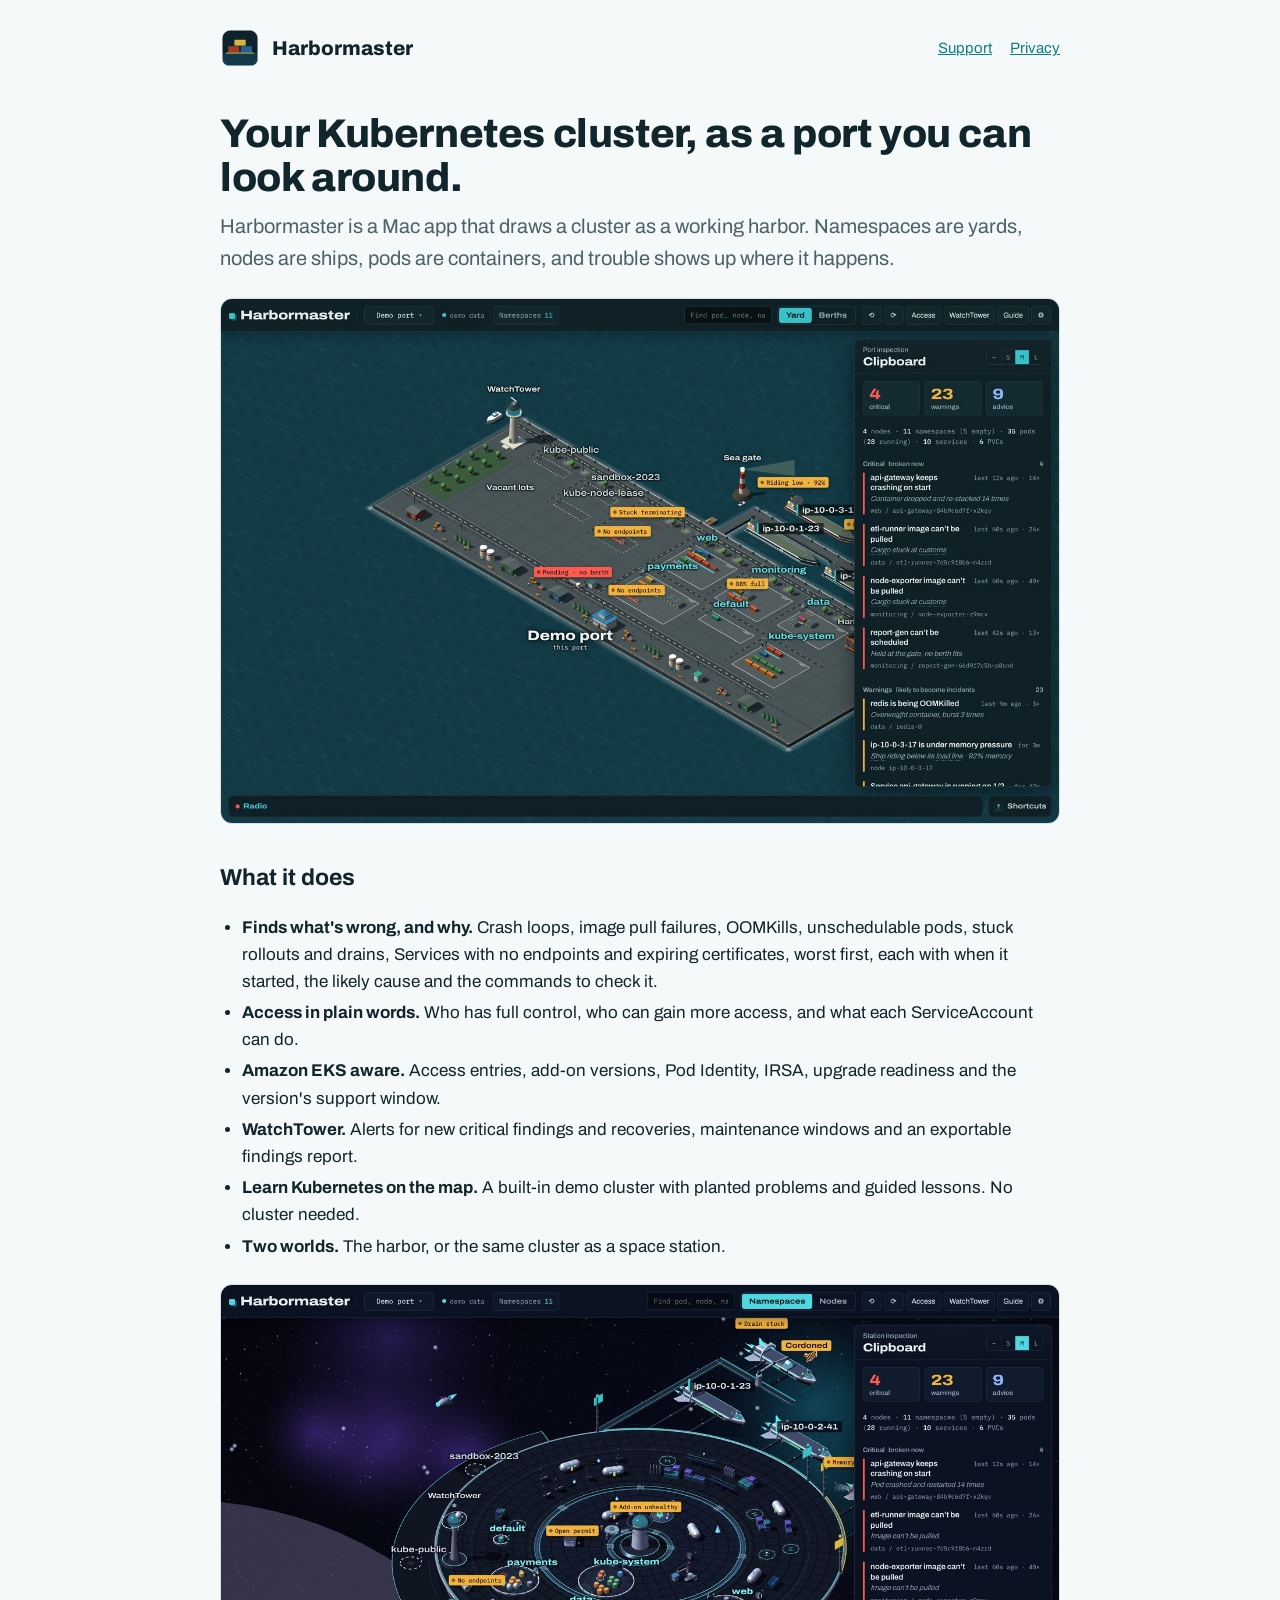
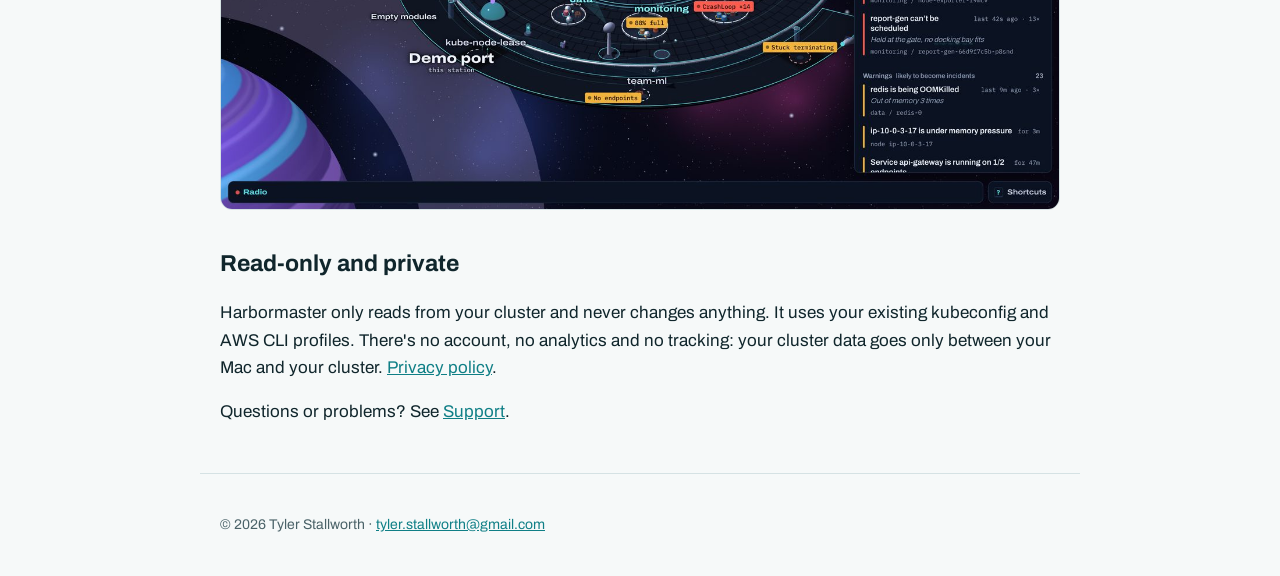
<file: index.html>
<!doctype html><html lang="en"><head><meta charset="utf-8"><meta name="viewport" content="width=device-width,initial-scale=1"><title>Harbormaster — Kubernetes, as a shipping port</title><link rel="icon" href="./assets/icon.png"><link rel="stylesheet" href="./assets/site.css"></head><body><header><img src="./assets/icon.png" alt=""><a class="brand" href="./">Harbormaster</a><nav><a href="./support/">Support</a><a href="./privacy/">Privacy</a></nav></header><main>
<h1>Your Kubernetes cluster, as a port you can look around.</h1>
<p class="lead">Harbormaster is a Mac app that draws a cluster as a working harbor. Namespaces are yards, nodes are ships, pods are containers, and trouble shows up where it happens.</p>
<img class="shot" src="assets/01-overview.jpg" alt="Harbormaster showing a demo cluster as a harbor, with the clipboard of findings on the right">
<h2>What it does</h2>
<ul>
<li><b>Finds what's wrong, and why.</b> Crash loops, image pull failures, OOMKills, unschedulable pods, stuck rollouts and drains, Services with no endpoints and expiring certificates, worst first, each with when it started, the likely cause and the commands to check it.</li>
<li><b>Access in plain words.</b> Who has full control, who can gain more access, and what each ServiceAccount can do.</li>
<li><b>Amazon EKS aware.</b> Access entries, add-on versions, Pod Identity, IRSA, upgrade readiness and the version's support window.</li>
<li><b>WatchTower.</b> Alerts for new critical findings and recoveries, maintenance windows and an exportable findings report.</li>
<li><b>Learn Kubernetes on the map.</b> A built-in demo cluster with planted problems and guided lessons. No cluster needed.</li>
<li><b>Two worlds.</b> The harbor, or the same cluster as a space station.</li>
</ul>
<img class="shot" src="assets/04-space.jpg" alt="The same demo cluster drawn as a round space station">
<h2>Read-only and private</h2>
<p>Harbormaster only reads from your cluster and never changes anything. It uses your existing kubeconfig and AWS CLI profiles. There's no account, no analytics and no tracking: your cluster data goes only between your Mac and your cluster. <a href="privacy/">Privacy policy</a>.</p>
<p>Questions or problems? See <a href="support/">Support</a>.</p>
</main><footer>© 2026 Tyler Stallworth · <a href="mailto:tyler.stallworth@gmail.com">tyler.stallworth@gmail.com</a></footer></body></html>
</file>
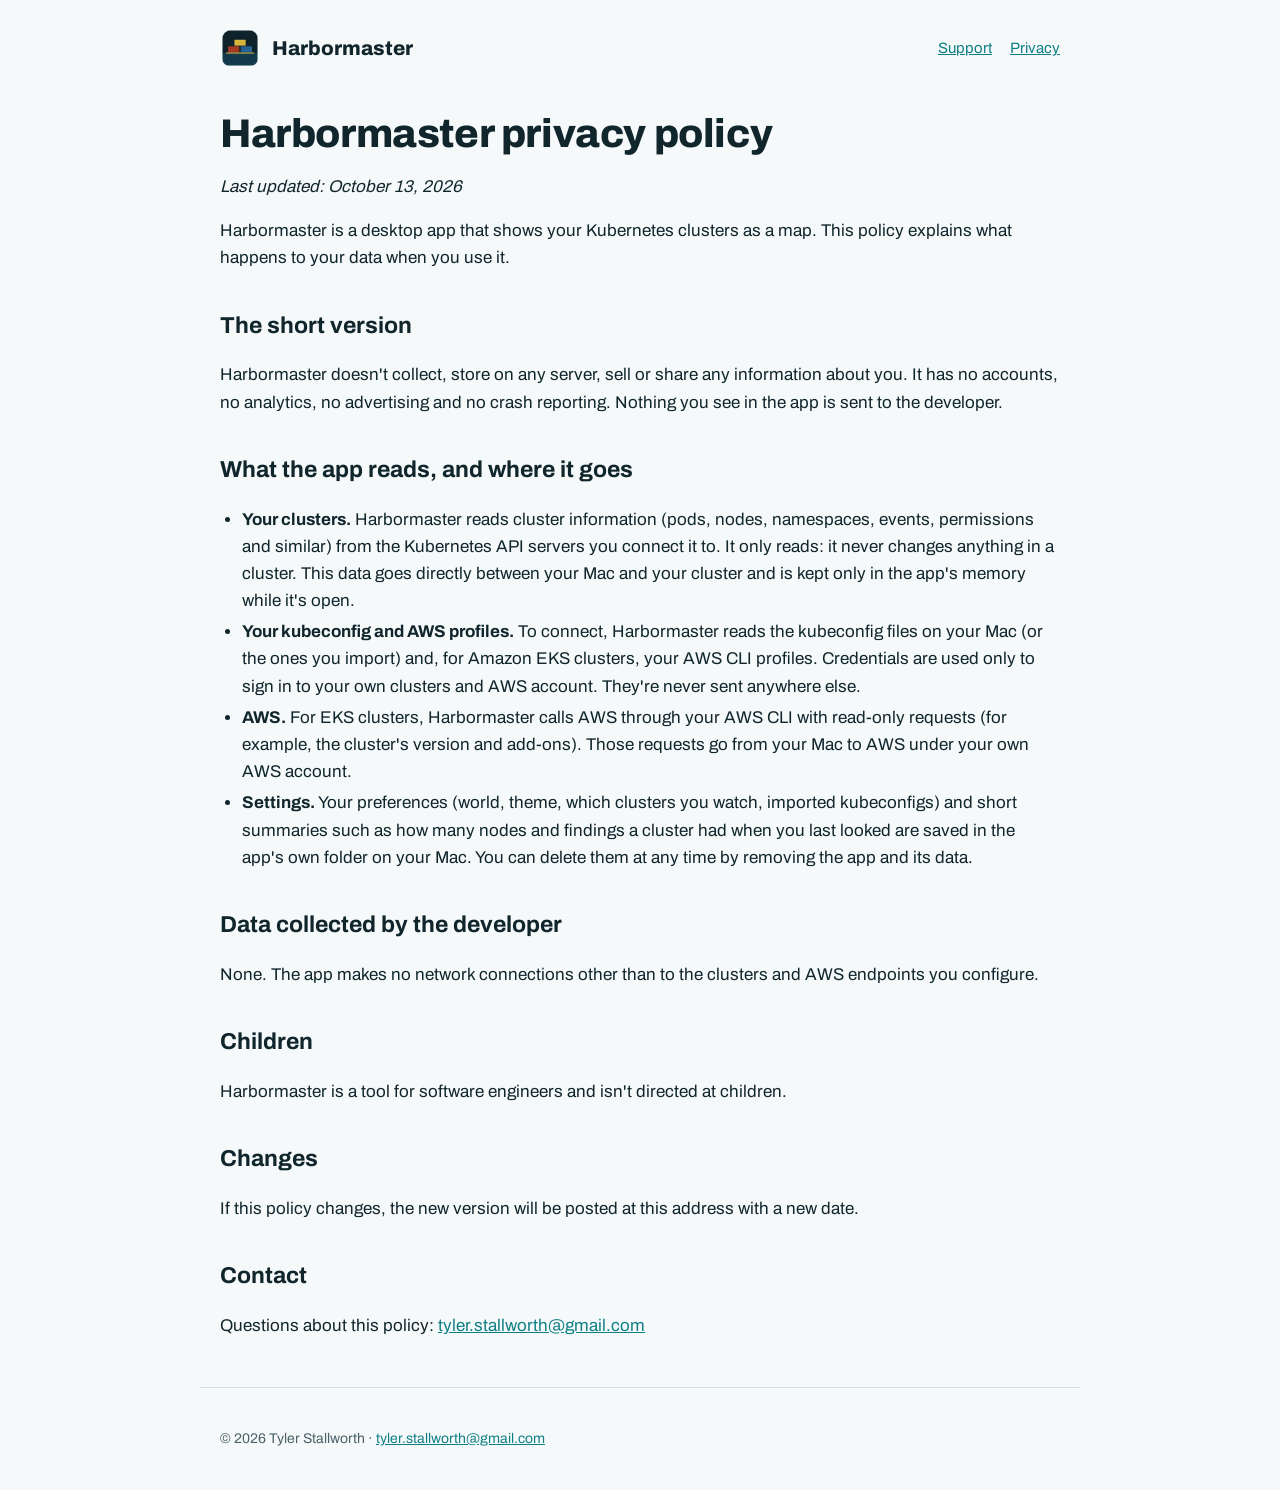
<file: privacy/index.html>
<!doctype html><html lang="en"><head><meta charset="utf-8"><meta name="viewport" content="width=device-width,initial-scale=1"><title>Harbormaster privacy policy</title><link rel="icon" href="../assets/icon.png"><link rel="stylesheet" href="../assets/site.css"></head><body><header><img src="../assets/icon.png" alt=""><a class="brand" href="../">Harbormaster</a><nav><a href="../support/">Support</a><a href="../privacy/">Privacy</a></nav></header><main>
<h1>Harbormaster privacy policy</h1>
<p><i>Last updated: October 13, 2026</i></p>
<p>Harbormaster is a desktop app that shows your Kubernetes clusters as a map. This policy explains what happens to your data when you use it.</p>
<h2>The short version</h2>
<p>Harbormaster doesn't collect, store on any server, sell or share any information about you. It has no accounts, no analytics, no advertising and no crash reporting. Nothing you see in the app is sent to the developer.</p>
<h2>What the app reads, and where it goes</h2>
<ul>
<li><b>Your clusters.</b> Harbormaster reads cluster information (pods, nodes, namespaces, events, permissions and similar) from the Kubernetes API servers you connect it to. It only reads: it never changes anything in a cluster. This data goes directly between your Mac and your cluster and is kept only in the app's memory while it's open.</li>
<li><b>Your kubeconfig and AWS profiles.</b> To connect, Harbormaster reads the kubeconfig files on your Mac (or the ones you import) and, for Amazon EKS clusters, your AWS CLI profiles. Credentials are used only to sign in to your own clusters and AWS account. They're never sent anywhere else.</li>
<li><b>AWS.</b> For EKS clusters, Harbormaster calls AWS through your AWS CLI with read-only requests (for example, the cluster's version and add-ons). Those requests go from your Mac to AWS under your own AWS account.</li>
<li><b>Settings.</b> Your preferences (world, theme, which clusters you watch, imported kubeconfigs) and short summaries such as how many nodes and findings a cluster had when you last looked are saved in the app's own folder on your Mac. You can delete them at any time by removing the app and its data.</li>
</ul>
<h2>Data collected by the developer</h2>
<p>None. The app makes no network connections other than to the clusters and AWS endpoints you configure.</p>
<h2>Children</h2>
<p>Harbormaster is a tool for software engineers and isn't directed at children.</p>
<h2>Changes</h2>
<p>If this policy changes, the new version will be posted at this address with a new date.</p>
<h2>Contact</h2>
<p>Questions about this policy: <a href="mailto:tyler.stallworth@gmail.com">tyler.stallworth@gmail.com</a></p></main><footer>© 2026 Tyler Stallworth · <a href="mailto:tyler.stallworth@gmail.com">tyler.stallworth@gmail.com</a></footer></body></html>
</file>
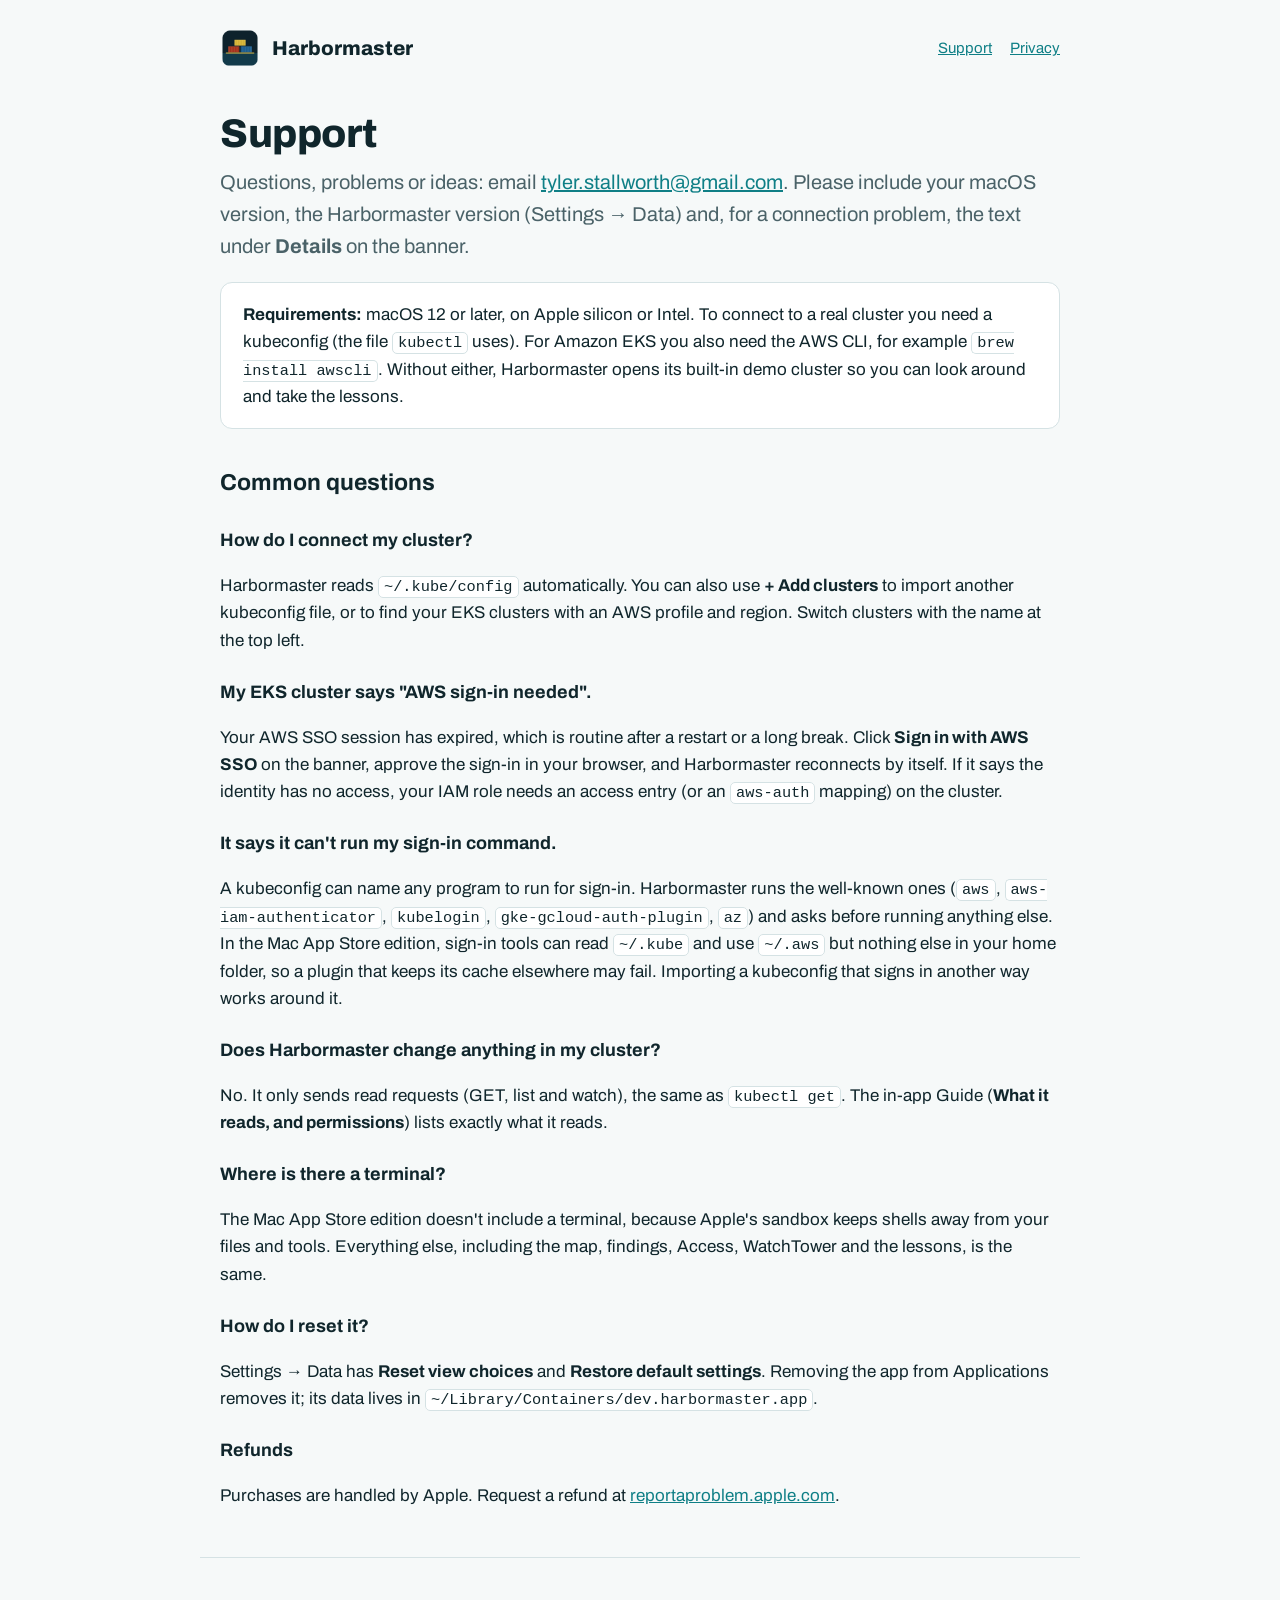
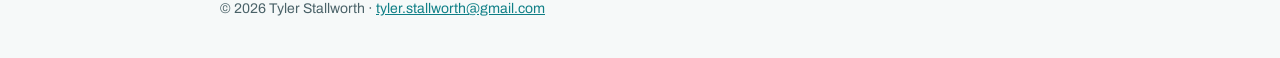
<file: support/index.html>
<!doctype html><html lang="en"><head><meta charset="utf-8"><meta name="viewport" content="width=device-width,initial-scale=1"><title>Harbormaster support</title><link rel="icon" href="../assets/icon.png"><link rel="stylesheet" href="../assets/site.css"></head><body><header><img src="../assets/icon.png" alt=""><a class="brand" href="../">Harbormaster</a><nav><a href="../support/">Support</a><a href="../privacy/">Privacy</a></nav></header><main>
<h1>Support</h1>
<p class="lead">Questions, problems or ideas: email <a href="mailto:tyler.stallworth@gmail.com?subject=Harbormaster">tyler.stallworth@gmail.com</a>. Please include your macOS version, the Harbormaster version (Settings → Data) and, for a connection problem, the text under <b>Details</b> on the banner.</p>
<div class="card"><b>Requirements:</b> macOS 12 or later, on Apple silicon or Intel. To connect to a real cluster you need a kubeconfig (the file <code>kubectl</code> uses). For Amazon EKS you also need the AWS CLI, for example <code>brew install awscli</code>. Without either, Harbormaster opens its built-in demo cluster so you can look around and take the lessons.</div>
<h2>Common questions</h2>
<h3>How do I connect my cluster?</h3>
<p>Harbormaster reads <code>~/.kube/config</code> automatically. You can also use <b>+ Add clusters</b> to import another kubeconfig file, or to find your EKS clusters with an AWS profile and region. Switch clusters with the name at the top left.</p>
<h3>My EKS cluster says "AWS sign-in needed".</h3>
<p>Your AWS SSO session has expired, which is routine after a restart or a long break. Click <b>Sign in with AWS SSO</b> on the banner, approve the sign-in in your browser, and Harbormaster reconnects by itself. If it says the identity has no access, your IAM role needs an access entry (or an <code>aws-auth</code> mapping) on the cluster.</p>
<h3>It says it can't run my sign-in command.</h3>
<p>A kubeconfig can name any program to run for sign-in. Harbormaster runs the well-known ones (<code>aws</code>, <code>aws-iam-authenticator</code>, <code>kubelogin</code>, <code>gke-gcloud-auth-plugin</code>, <code>az</code>) and asks before running anything else. In the Mac App Store edition, sign-in tools can read <code>~/.kube</code> and use <code>~/.aws</code> but nothing else in your home folder, so a plugin that keeps its cache elsewhere may fail. Importing a kubeconfig that signs in another way works around it.</p>
<h3>Does Harbormaster change anything in my cluster?</h3>
<p>No. It only sends read requests (GET, list and watch), the same as <code>kubectl get</code>. The in-app Guide (<b>What it reads, and permissions</b>) lists exactly what it reads.</p>
<h3>Where is there a terminal?</h3>
<p>The Mac App Store edition doesn't include a terminal, because Apple's sandbox keeps shells away from your files and tools. Everything else, including the map, findings, Access, WatchTower and the lessons, is the same.</p>
<h3>How do I reset it?</h3>
<p>Settings → Data has <b>Reset view choices</b> and <b>Restore default settings</b>. Removing the app from Applications removes it; its data lives in <code>~/Library/Containers/dev.harbormaster.app</code>.</p>
<h3>Refunds</h3>
<p>Purchases are handled by Apple. Request a refund at <a href="https://reportaproblem.apple.com">reportaproblem.apple.com</a>.</p>
</main><footer>© 2026 Tyler Stallworth · <a href="mailto:tyler.stallworth@gmail.com">tyler.stallworth@gmail.com</a></footer></body></html>
</file>
<file: assets/site.css>
@font-face{font-family:Archivo;src:url(archivo-latin-wght-normal.woff2) format('woff2');font-weight:100 900;font-display:swap}
:root{--bg:#f6f9f9;--fg:#10262c;--sub:#4a6268;--line:#d5e2e4;--accent:#0f7f86;--card:#ffffff}
@media (prefers-color-scheme:dark){:root{--bg:#0b1a1f;--fg:#e8f3f4;--sub:#9fbcc0;--line:#21393f;--accent:#3cc9cf;--card:#11252b}}
*{box-sizing:border-box}
body{margin:0;background:var(--bg);color:var(--fg);font:17px/1.6 Archivo,-apple-system,BlinkMacSystemFont,"Helvetica Neue",sans-serif}
a{color:var(--accent)}
header,main,footer{max-width:880px;margin:0 auto;padding:0 20px}
header{display:flex;align-items:center;gap:12px;padding-top:28px;padding-bottom:8px}
header img{width:40px;height:40px;border-radius:9px}
header .brand{font-weight:800;font-size:20px;color:var(--fg);text-decoration:none}
header nav{margin-left:auto;display:flex;gap:18px;font-size:15px}
h1{font-size:40px;line-height:1.1;font-weight:800;letter-spacing:-.01em;margin:36px 0 10px}
h2{font-size:23px;margin:36px 0 8px}
h3{font-size:18px;margin:24px 0 4px}
p.lead{font-size:20px;color:var(--sub);margin-top:0}
.shot{width:100%;border-radius:12px;border:1px solid var(--line);margin:24px 0;display:block}
.card{background:var(--card);border:1px solid var(--line);border-radius:12px;padding:18px 22px;margin:18px 0}
ul{padding-left:22px}
li{margin:4px 0}
code{font-size:.9em;background:var(--card);border:1px solid var(--line);border-radius:5px;padding:1px 5px}
footer{color:var(--sub);font-size:14px;padding-top:40px;padding-bottom:40px;border-top:1px solid var(--line);margin-top:48px}
@media (max-width:600px){h1{font-size:30px}header nav{gap:12px}}
</file>
